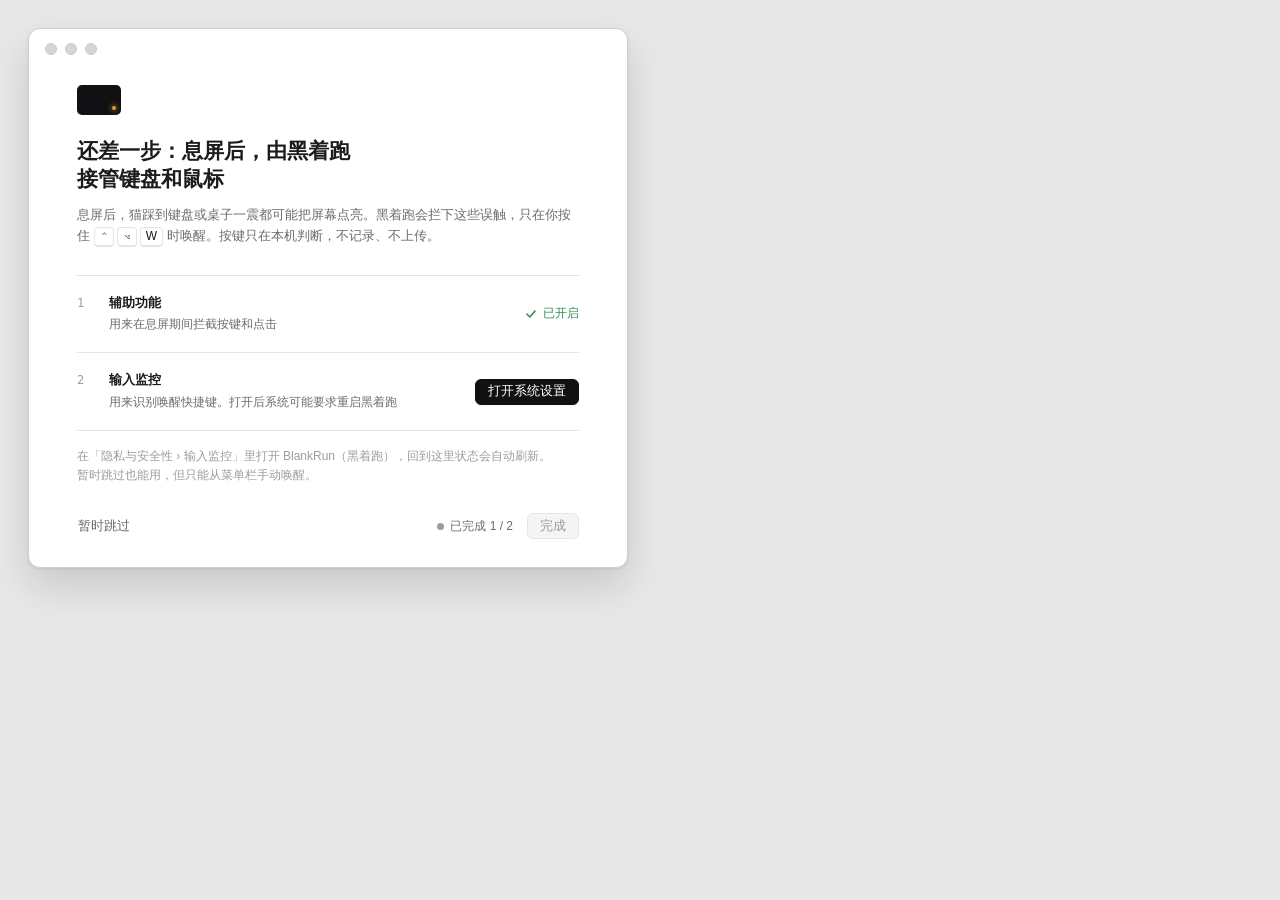
<file: design/onboarding.html>
<!doctype html>
<html lang="zh-CN"><head><meta charset="utf-8"><title>黑着跑 · 首次设置</title>
<link rel="stylesheet" href="nb.css">
<style>
.stage{padding:28px;background:var(--desk);display:inline-block}
.window{width:600px;background:var(--paper);border:1px solid var(--frame);border-radius:12px;box-shadow:var(--shadow);overflow:hidden}
.lights{display:flex;gap:8px;padding:14px 16px}
.lights i{width:12px;height:12px;border-radius:50%;background:var(--tog-off);border:1px solid var(--ctl-edge)}
.content{padding:16px 48px 0}
.mark{width:44px;height:30px;border-radius:5px;background:var(--blank);position:relative;margin-bottom:22px}
.mark::after{content:"";position:absolute;right:5px;bottom:5px;width:4px;height:4px;border-radius:50%;background:var(--standby);box-shadow:0 0 5px 1px rgba(227,155,45,.5)}
h1{font-size:21px;font-weight:600;margin:0 0 10px;line-height:1.35}
.lead{color:var(--ink2);margin:0 0 28px;line-height:1.65}
.step{display:flex;gap:16px;padding:18px 0;border-top:1px solid var(--line)}
.step:last-of-type{border-bottom:1px solid var(--line)}
.n{font:500 12px var(--mono);color:var(--ink3);width:16px;padding-top:2px}
.step .t{flex:1}
.step .t b{font-weight:600;display:block;margin-bottom:3px}
.step .t small{color:var(--ink2);font-size:12px}
.step .c{display:flex;align-items:center}
.done{display:inline-flex;align-items:center;gap:6px;font-size:12px;color:var(--ok)}
.done svg{display:block}
.note{font-size:12px;color:var(--ink3);margin:16px 0 0;line-height:1.6}
.foot{display:flex;justify-content:space-between;align-items:center;padding:28px 48px 28px}
.foot .small{color:var(--ink3)}
.wait{display:inline-flex;align-items:center;gap:6px;font-size:12px;color:var(--ink2)}
</style></head>
<body class="mac">
<div class="stage"><div class="window">
  <div class="lights"><i></i><i></i><i></i></div>
  <div class="content">
    <div class="mark" aria-hidden="true"></div>
    <h1>还差一步：息屏后，由黑着跑<br>接管键盘和鼠标</h1>
    <p class="lead">息屏后，猫踩到键盘或桌子一震都可能把屏幕点亮。黑着跑会拦下这些误触，只在你按住 <span class="keys"><span class="kbd">⌃</span><span class="kbd">⌥</span><span class="kbd">W</span></span> 时唤醒。按键只在本机判断，不记录、不上传。</p>

    <div class="step">
      <span class="n">1</span>
      <div class="t"><b>辅助功能</b><small>用来在息屏期间拦截按键和点击</small></div>
      <div class="c"><span class="done"><svg width="12" height="12" viewBox="0 0 12 12" fill="none"><path d="M2 6.2 4.8 9 10 3" stroke="currentColor" stroke-width="1.6" stroke-linecap="round" stroke-linejoin="round"/></svg>已开启</span></div>
    </div>
    <div class="step">
      <span class="n">2</span>
      <div class="t"><b>输入监控</b><small>用来识别唤醒快捷键。打开后系统可能要求重启黑着跑</small></div>
      <div class="c"><span class="btn primary">打开系统设置</span></div>
    </div>
    <p class="note">在「隐私与安全性 › 输入监控」里打开 BlankRun（黑着跑），回到这里状态会自动刷新。<br>暂时跳过也能用，但只能从菜单栏手动唤醒。</p>
  </div>
  <div class="foot">
    <span class="btn ghost" style="padding-left:0">暂时跳过</span>
    <span style="display:flex;gap:14px;align-items:center"><span class="wait"><span class="dot"></span>已完成 1 / 2</span><span class="btn dis">完成</span></span>
  </div>
</div></div>
</body></html>
</file>
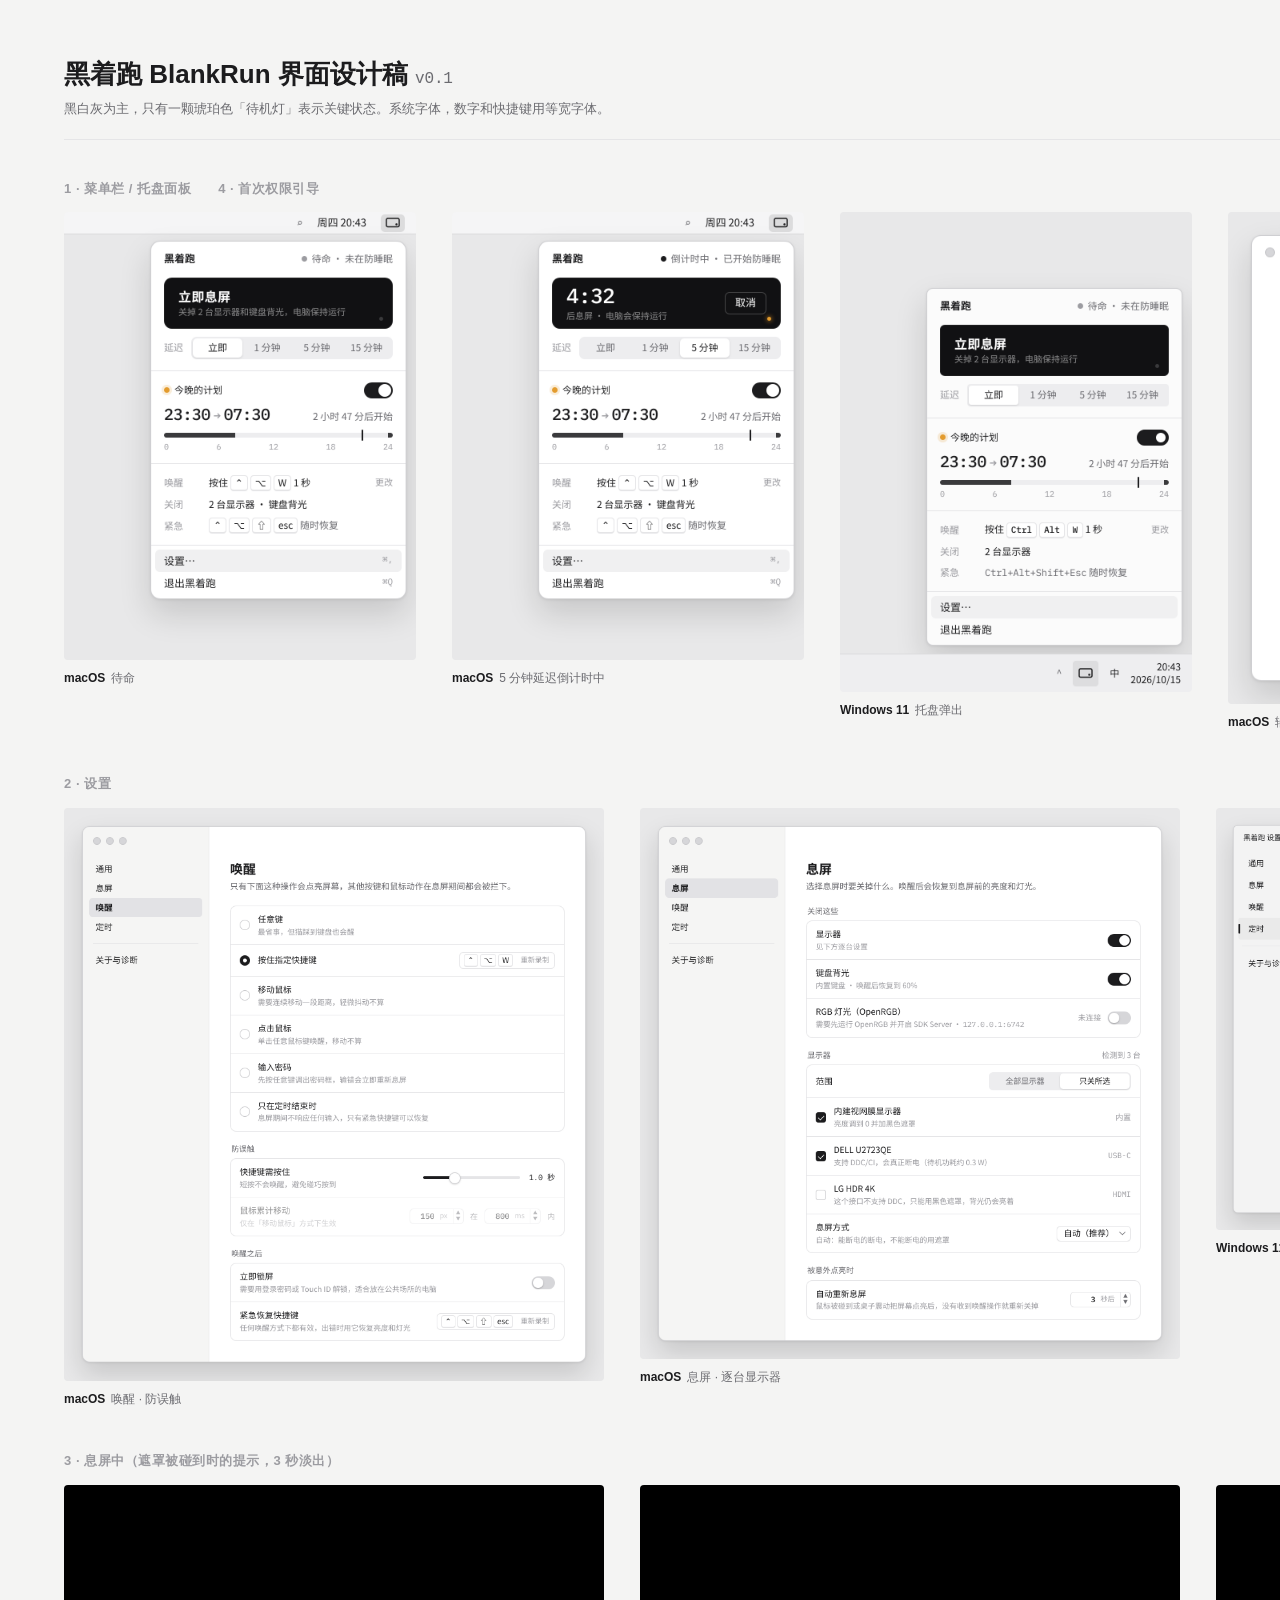
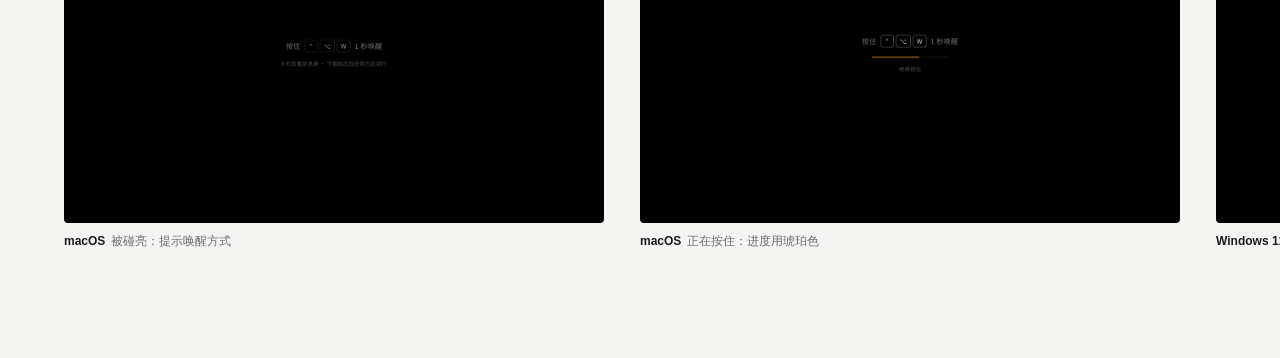
<file: design/overview.html>
<!doctype html>
<html lang="zh-CN"><head><meta charset="utf-8"><title>黑着跑 BlankRun 设计稿总览</title>
<link rel="stylesheet" href="nb.css">
<style>
body{background:var(--sheet)}
.stage{width:1800px;padding:56px 64px 64px;background:var(--sheet)}
header{display:flex;justify-content:space-between;align-items:flex-end;margin-bottom:40px;border-bottom:1px solid var(--line);padding-bottom:20px}
header h1{font-size:26px;margin:0;font-weight:600}
header p{margin:6px 0 0;color:var(--ink2)}
.legend{display:flex;gap:22px;font-size:12px;color:var(--ink2);align-items:center}
.sw{display:inline-block;width:12px;height:12px;border-radius:3px;vertical-align:-2px;margin-right:6px;border:1px solid var(--frame)}
.row{display:flex;gap:36px;align-items:flex-start;margin-bottom:44px}
figure{margin:0}
figure img{display:block;border-radius:4px}
figcaption{font-size:12px;color:var(--ink2);margin-top:10px}
figcaption b{color:var(--ink);font-weight:600;margin-right:6px}
/* 深色版：换成 *-dark.png，没有深色版的图隐藏；息屏态本身是纯黑，不区分 */
.only-dark{display:none}
@media (prefers-color-scheme: dark){ .only-dark{display:inline} p.only-dark{display:block} .only-light,.no-dark{display:none} }
h2{font-size:13px;font-weight:600;color:var(--ink3);margin:0 0 14px;letter-spacing:.04em}
</style></head>
<body>
<div class="stage">
  <header>
    <div><h1>黑着跑 BlankRun 界面设计稿<span class="only-dark">（深色）</span> <span class="num muted" style="font-weight:400;font-size:16px">v0.1</span></h1>
      <p class="only-light">黑白灰为主，只有一颗琥珀色「待机灯」表示关键状态。系统字体，数字和快捷键用等宽字体。</p>
      <p class="only-dark">深色模式：跟随系统自动切换。控件比窗口亮一级，「立即息屏」仍是一块更黑的屏幕；开关的「开」反转为浅色，琥珀色仍只留给关键状态。</p></div>
    <div class="legend">
      <span><i class="sw" style="background:var(--blank)"></i>熄屏黑 · 主操作</span>
      <span><i class="sw" style="background:var(--standby)"></i>待机琥珀 · 关键状态</span>
      <span><i class="sw" style="background:var(--ink)"></i>墨</span>
      <span><i class="sw" style="background:var(--line)"></i>线</span>
    </div>
  </header>

  <h2>1 · 菜单栏 / 托盘面板　　4 · 首次权限引导</h2>
  <div class="row">
    <figure><img src="png/popover-mac.png" width="352"><figcaption><b>macOS</b>待命</figcaption></figure>
    <figure class="no-dark"><img src="png/popover-mac-countdown.png" width="352"><figcaption><b>macOS</b>5 分钟延迟倒计时中</figcaption></figure>
    <figure><img src="png/popover-win.png" width="352"><figcaption><b>Windows 11</b>托盘弹出</figcaption></figure>
    <figure><img src="png/onboarding-mac.png" width="540"><figcaption><b>macOS</b>辅助功能已开，输入监控待授权</figcaption></figure>
  </div>

  <h2>2 · 设置</h2>
  <div class="row">
    <figure><img src="png/settings-mac-wake.png" width="540"><figcaption><b>macOS</b>唤醒 · 防误触</figcaption></figure>
    <figure><img src="png/settings-mac-blank.png" width="540"><figcaption><b>macOS</b>息屏 · 逐台显示器</figcaption></figure>
    <figure class="no-dark"><img src="png/settings-win-schedule.png" width="580"><figcaption><b>Windows 11</b>定时</figcaption></figure>
  </div>

  <h2>3 · 息屏中（遮罩被碰到时的提示，3 秒淡出）<span class="only-dark">　·　本来就是纯黑，深浅模式相同</span></h2>
  <div class="row">
    <figure><img src="png/blank-mac-hint.png" width="540"><figcaption><b>macOS</b>被碰亮：提示唤醒方式</figcaption></figure>
    <figure><img src="png/blank-mac-holding.png" width="540"><figcaption><b>macOS</b>正在按住：进度用琥珀色</figcaption></figure>
    <figure><img src="png/blank-win-hint.png" width="540"><figcaption><b>Windows 11</b>被碰亮</figcaption></figure>
  </div>
</div>
<script>
if (matchMedia('(prefers-color-scheme: dark)').matches)
  for (const img of document.querySelectorAll('.row:not(:last-of-type) figure:not(.no-dark) img')) img.src = img.getAttribute('src').replace(/\.png$/, '-dark.png');
</script>
</body></html>
</file>
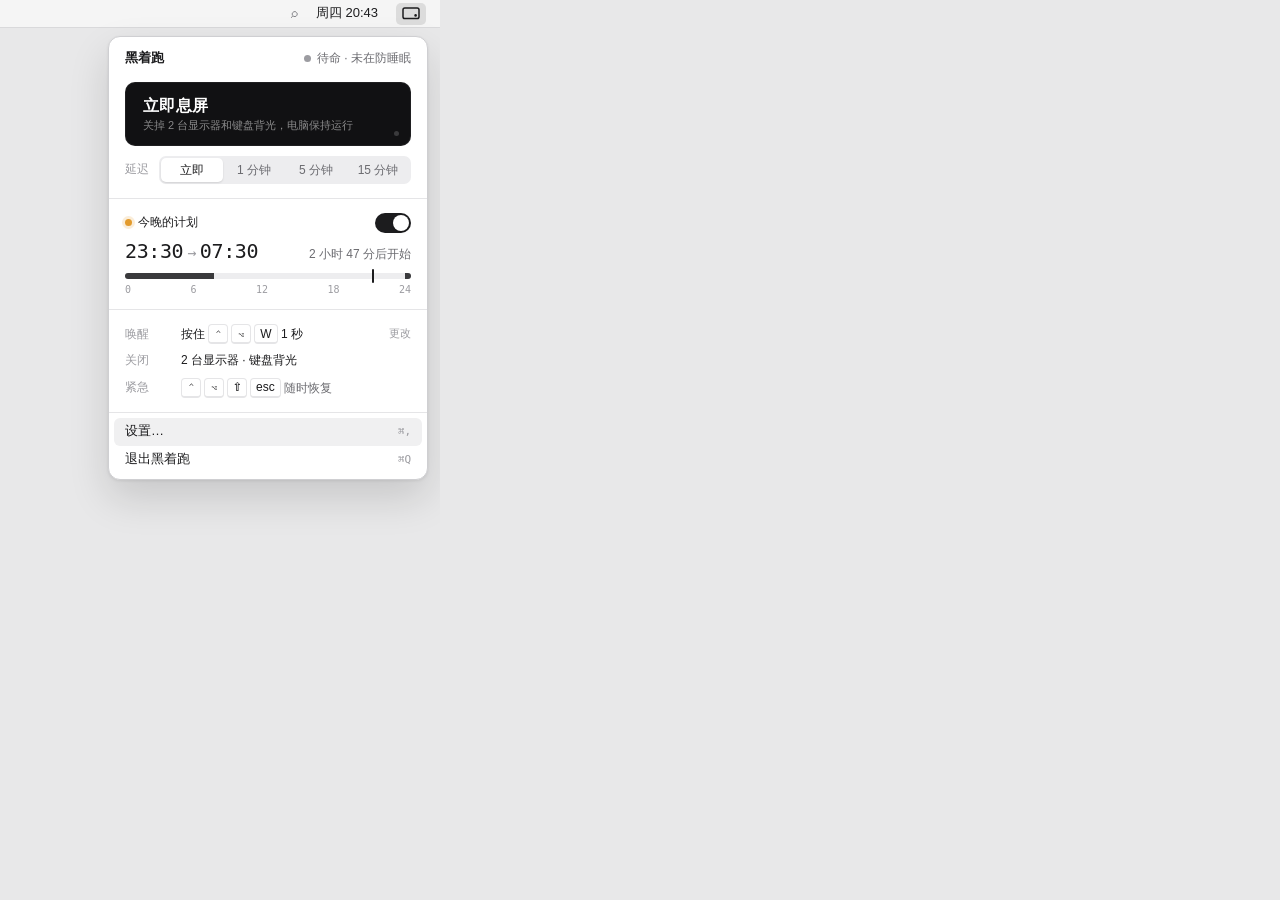
<file: design/popover.html>
<!doctype html>
<html lang="zh-CN"><head><meta charset="utf-8"><title>黑着跑 · 菜单栏面板</title>
<link rel="stylesheet" href="nb.css">
<style>
.stage{position:relative;width:440px;height:560px;overflow:hidden;background:var(--desk)}
.win .stage{height:600px}
.pop{position:absolute;right:12px;top:36px;width:320px;background:var(--paper);border:1px solid var(--frame);border-radius:12px;box-shadow:var(--shadow);overflow:hidden}
.win .pop{top:auto;bottom:58px;border-radius:8px;background:var(--card);border-color:var(--frame)}
.sec{padding:14px 16px}
.head{display:flex;align-items:center;justify-content:space-between;padding:12px 16px 0}
.head .name{font-weight:600;font-size:13px}
.state{display:flex;align-items:center;gap:6px;font-size:12px;color:var(--ink2)}
.delay{display:flex;align-items:center;gap:10px;margin-top:10px}
.delay .seg{flex:1}
.row{display:flex;align-items:center;justify-content:space-between;gap:12px}
.plan-time{font:500 20px var(--mono);letter-spacing:-.02em;margin-top:6px}
.plan-time .arrow{color:var(--ink3);font-size:15px;margin:0 4px}
.kv{display:grid;grid-template-columns:56px 1fr;row-gap:8px;font-size:12px;align-items:center}
.kv dt{color:var(--ink3)} .kv dd{margin:0;display:flex;align-items:center;gap:6px;justify-content:space-between}
.menu{padding:5px}
.menu div{display:flex;justify-content:space-between;align-items:center;height:28px;padding:0 11px;border-radius:6px}
.menu div:first-child{background:var(--hover)}
.menu .mono{color:var(--ink3);font-size:11px}
.count{font:500 26px var(--mono);letter-spacing:-.02em}
.mac .only-win,.win .only-mac{display:none!important}
body:not(.countdown) .st-count,.countdown .st-idle{display:none!important}
</style></head>
<body>
<div class="stage">
  <div class="menubar only-mac">
    <span class="muted">⌕</span><span>周四 20:43</span>
    <span class="tray"><svg width="18" height="14" viewBox="0 0 18 14" fill="none"><rect x="1" y="1" width="16" height="10.5" rx="1.8" stroke="currentColor" stroke-width="1.5"/><circle cx="13.6" cy="8.4" r="1.3" fill="currentColor"/></svg></span>
  </div>

  <div class="pop">
    <div class="head">
      <span class="name">黑着跑</span>
      <span class="state st-idle"><span class="dot"></span>待命 · 未在防睡眠</span>
      <span class="state st-count"><span class="dot" style="background:var(--ink)"></span>倒计时中 · 已开始防睡眠</span>
    </div>

    <div class="sec">
      <div class="blank-btn st-idle">
        <div><div class="label">立即息屏</div><div class="sub only-mac">关掉 2 台显示器和键盘背光，电脑保持运行</div><div class="sub only-win">关掉 2 台显示器，电脑保持运行</div></div>
        <span class="led"></span>
      </div>
      <div class="blank-btn st-count">
        <div><div class="count">4:32</div><div class="sub">后息屏 · 电脑会保持运行</div></div>
        <span class="btn" style="height:28px;background:transparent;border-color:rgba(255,255,255,.22);color:#fff;box-shadow:none">取消</span>
        <span class="led on"></span>
      </div>
      <div class="delay">
        <span class="small faint">延迟</span>
        <div class="seg st-idle"><span class="on">立即</span><span>1 分钟</span><span>5 分钟</span><span>15 分钟</span></div>
        <div class="seg st-count"><span>立即</span><span>1 分钟</span><span class="on">5 分钟</span><span>15 分钟</span></div>
      </div>
    </div>
    <hr>

    <div class="sec">
      <div class="row">
        <span class="small" style="display:flex;align-items:center;gap:6px"><span class="dot standby"></span>今晚的计划</span>
        <span class="toggle on"></span>
      </div>
      <div class="row" style="align-items:baseline">
        <div class="plan-time">23:30<span class="arrow">→</span>07:30</div>
        <span class="small muted">2 小时 47 分后开始</span>
      </div>
      <div class="track" style="margin-top:10px">
        <span class="band" style="left:97.9%;right:0;border-radius:0 3px 3px 0"></span>
        <span class="band" style="left:0;width:31.25%;border-radius:3px 0 0 3px"></span>
        <span class="now" style="left:86.3%"></span>
      </div>
      <div class="track-labels"><span>0</span><span>6</span><span>12</span><span>18</span><span>24</span></div>
    </div>
    <hr>

    <div class="sec">
      <dl class="kv" style="margin:0">
        <dt>唤醒</dt>
        <dd><span>按住 <span class="keys only-mac"><span class="kbd">⌃</span><span class="kbd">⌥</span><span class="kbd">W</span></span><span class="keys only-win"><span class="kbd">Ctrl</span><span class="kbd">Alt</span><span class="kbd">W</span></span> 1 秒</span><span class="faint xs">更改</span></dd>
        <dt>关闭</dt>
        <dd><span class="only-mac">2 台显示器 · 键盘背光</span><span class="only-win">2 台显示器</span></dd>
        <dt>紧急</dt>
        <dd><span class="muted"><span class="keys only-mac"><span class="kbd">⌃</span><span class="kbd">⌥</span><span class="kbd">⇧</span><span class="kbd">esc</span></span><span class="mono only-win">Ctrl+Alt+Shift+Esc</span>&nbsp;随时恢复</span></dd>
      </dl>
    </div>
    <hr>

    <div class="menu">
      <div><span>设置…</span><span class="mono only-mac">⌘,</span></div>
      <div><span>退出黑着跑</span><span class="mono only-mac">⌘Q</span></div>
    </div>
  </div>

  <div class="taskbar only-win">
    <span class="muted">^</span>
    <span class="tray"><svg width="18" height="14" viewBox="0 0 18 14" fill="none"><rect x="1" y="1" width="16" height="10.5" rx="1.8" stroke="currentColor" stroke-width="1.5"/><circle cx="13.6" cy="8.4" r="1.3" fill="currentColor"/></svg></span>
    <span>中</span>
    <span class="clock">20:43<br>2026/10/15</span>
  </div>
</div>
<script>
const q=new URLSearchParams(location.search);
document.body.classList.add(q.get('p')||'mac'); if(q.get('state')) document.body.classList.add(q.get('state'));
</script>
</body></html>
</file>
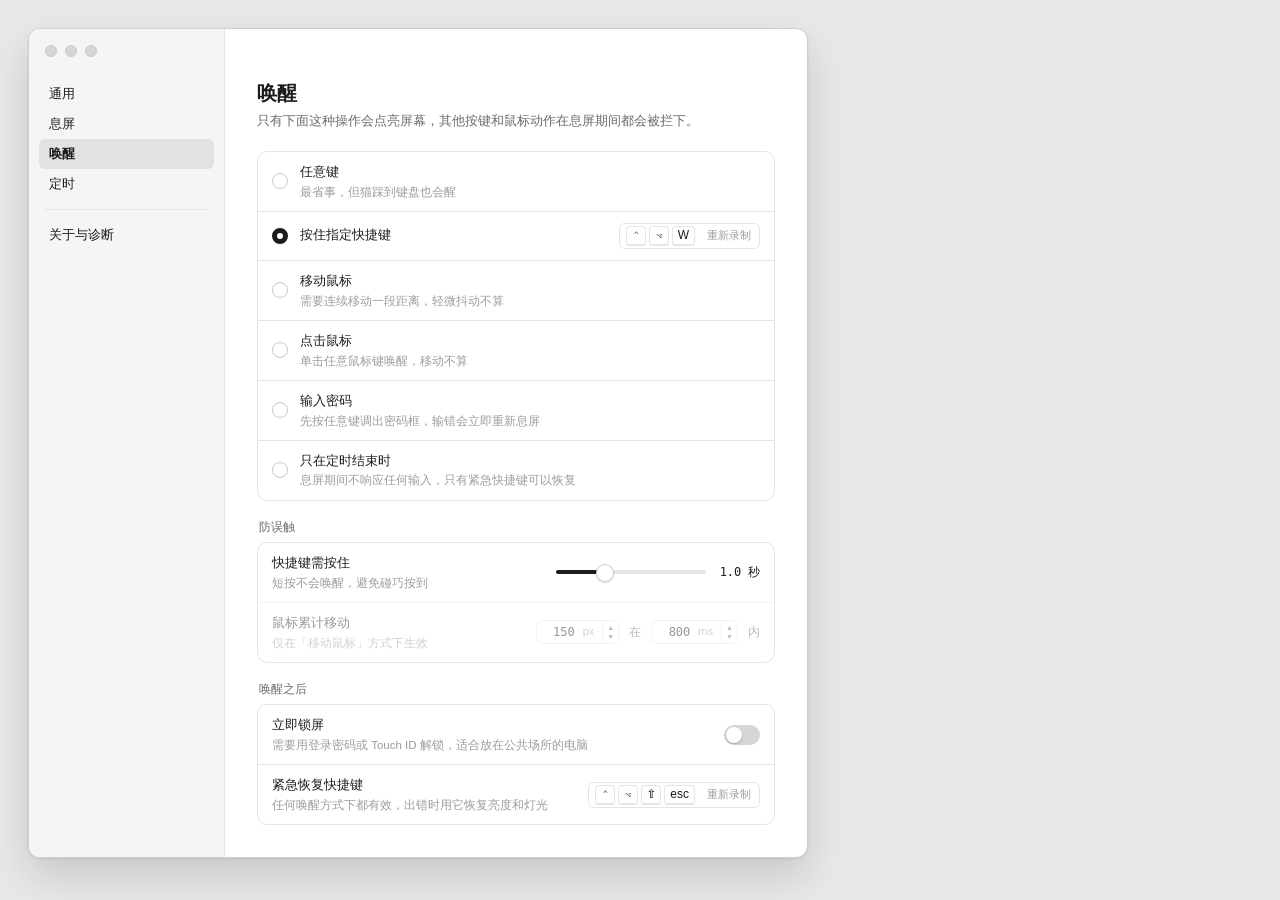
<file: design/settings.html>
<!doctype html>
<html lang="zh-CN"><head><meta charset="utf-8"><title>黑着跑 设置</title>
<link rel="stylesheet" href="nb.css">
<style>
.stage{padding:28px;background:var(--desk);display:inline-block}
.window{width:780px;min-height:600px;display:flex;background:var(--paper);border:1px solid var(--frame);border-radius:12px;overflow:hidden;box-shadow:var(--shadow)}
.side{width:196px;flex:none;background:var(--win);border-right:1px solid var(--line);padding:14px 10px}
.lights{display:flex;gap:8px;padding:2px 6px 22px}
.lights i{width:12px;height:12px;border-radius:50%;background:var(--tog-off);border:1px solid var(--ctl-edge)}
.nav a{display:block;height:30px;line-height:30px;padding:0 10px;border-radius:6px;color:var(--ink);text-decoration:none}
.nav a.on{background:var(--nav-on);font-weight:600}
.nav .sep{height:1px;background:var(--line);margin:10px 6px}
.side .ver{position:absolute}
.main{flex:1;padding:44px 32px 32px}
.main h1{font-size:20px;font-weight:600;margin:6px 0 4px}
.main .lead{color:var(--ink2);margin:0 0 20px}
.group-label{font-size:12px;color:var(--ink2);margin:18px 0 6px 2px;display:flex;justify-content:space-between}
.group{border:1px solid var(--line);border-radius:10px;background:var(--group)}
.r{display:flex;align-items:center;justify-content:space-between;gap:20px;padding:11px 14px;min-height:46px}
.r + .r{border-top:1px solid var(--line)}
.r .t{display:flex;flex-direction:column;gap:2px;min-width:0}
.r .t small{font-size:11.5px;color:var(--ink3);line-height:1.4}
.r .c{display:flex;align-items:center;gap:10px;flex:none}
.r.sub{padding-left:42px}
.r.indent .t{padding-left:28px}
.r .lead-ic{display:flex;align-items:center;gap:12px}
.dim{opacity:.45}
.days{display:flex;gap:6px}
.days span{width:30px;height:30px;border-radius:50%;display:flex;align-items:center;justify-content:center;border:1px solid var(--line);color:var(--ink2);font-size:12px}
.days span.on{background:var(--ink);border-color:var(--ink);color:var(--on-ink)}
.time{font:500 13px var(--mono);height:26px;display:inline-flex;align-items:center;padding:0 10px;border:1px solid var(--line);border-radius:6px;background:var(--ctl)}
.big-time{font:500 30px var(--mono);letter-spacing:-.02em}
.big-time .tf{border-bottom:1.5px dashed var(--ctl-edge);padding:0 2px;cursor:text}
.big-time .a{color:var(--ink3);font-size:20px;margin:0 8px}
.status{display:inline-flex;align-items:center;gap:6px;font-size:12px}
.mac .only-win,.win .only-mac{display:none!important}
section{display:none} section.on{display:block}

/* Windows 11：Mica 底 + 行卡片 + 左侧导航指示条 */
.win .window{width:900px;min-height:640px;border-radius:8px;flex-direction:column;background:var(--win);border-color:var(--frame)}
.win .titlebar{height:40px;flex:none;display:flex;align-items:center;justify-content:space-between;padding-left:16px;font-size:12px}
.win .caption{display:flex}
.win .caption span{width:46px;height:40px;display:flex;align-items:center;justify-content:center;color:var(--ink2);font-size:13px}
.win .body{flex:1;display:flex;min-height:0}
.win .side{width:240px;background:transparent;border:0;padding:4px 8px}
.win .nav a{height:36px;line-height:36px;border-radius:4px;padding-left:16px;position:relative}
.win .nav a.on{background:var(--nav-on);font-weight:400}
.win .nav a.on::before{content:"";position:absolute;left:0;top:10px;bottom:10px;width:3px;border-radius:2px;background:var(--ink)}
.win .main{padding:8px 40px 28px 20px}
.win .main h1{font-size:28px;margin:4px 0 4px}
.win .group{border:0;background:transparent;display:flex;flex-direction:column;gap:3px}
.win .r{background:var(--card);border:1px solid var(--card-edge);border-radius:4px;min-height:62px;padding:12px 16px}
.win .r + .r{border-top:1px solid var(--card-edge)}
.win .group-label .faint{font-weight:400}
.win .group-label{font-weight:600;color:var(--ink);font-size:13px;margin:20px 0 8px 0}
.win .time{height:32px;border-radius:4px}
</style></head>
<body>
<div class="stage"><div class="window">
<div class="titlebar only-win"><span>黑着跑 设置</span><span class="caption"><span>—</span><span>☐</span><span>✕</span></span></div>
<div class="body" style="display:flex;flex:1;min-height:0">
  <aside class="side">
    <div class="lights only-mac"><i></i><i></i><i></i></div>
    <nav class="nav">
      <a href="#general">通用</a>
      <a href="#blank">息屏</a>
      <a href="#wake">唤醒</a>
      <a href="#schedule">定时</a>
      <div class="sep"></div>
      <a href="#about">关于与诊断</a>
    </nav>
  </aside>

  <main class="main">

  <!-- 通用 -->
  <section id="general">
    <h1>通用</h1>
    <p class="lead">黑着跑常驻在<span class="only-mac">菜单栏</span><span class="only-win">任务栏通知区域</span>，息屏期间始终阻止系统睡眠。</p>
    <div class="group">
      <div class="r"><div class="t"><span class="only-mac">登录时启动</span><span class="only-win">开机时启动</span><small>开机后自动在后台运行，定时计划才能按时生效</small></div><div class="c"><span class="toggle on"></span></div></div>
      <div class="r"><div class="t">语言</div><div class="c"><span class="select">跟随系统（简体中文）</span></div></div>
      <div class="r"><div class="t">立即息屏快捷键<small>不打开面板，直接开始息屏</small></div><div class="c"><span class="recorder"><span class="keys only-mac"><span class="kbd">⌃</span><span class="kbd">⌥</span><span class="kbd">B</span></span><span class="keys only-win"><span class="kbd">Ctrl</span><span class="kbd">Alt</span><span class="kbd">B</span></span><span class="x">清除</span></span></div></div>
    </div>
    <div class="group-label"><span>防睡眠</span></div>
    <div class="group">
      <div class="r"><div class="t">息屏期间保持电脑运行<small>下载、编译、远程连接和后台任务都不会被暂停</small></div><div class="c"><span class="status muted"><span class="dot ok"></span>始终开启</span></div></div>
      <div class="r only-mac"><div class="t">接通电源时才防睡眠<small>使用电池时照常让系统睡眠，避免一夜把电量耗光</small></div><div class="c"><span class="toggle"></span></div></div>
      <div class="r only-win"><div class="t">这台电脑支持现代待机（S0）<small>关掉屏幕可能让系统进入低功耗状态，已自动改用黑色遮罩息屏</small></div><div class="c"><span class="btn">了解详情</span></div></div>
    </div>
    <div class="group-label"><span>配置文件</span></div>
    <div class="group">
      <div class="r"><div class="t"><span class="mono xs only-mac" style="white-space:nowrap">~/Library/Application Support/com.cosfoc.blankrun/config.toml</span><span class="mono xs only-win" style="white-space:nowrap">%APPDATA%\com.cosfoc.blankrun\config.toml</span><small>和这里的设置实时同步，可以直接编辑</small></div><div class="c"><span class="btn"><span class="only-mac">在访达中显示</span><span class="only-win">在资源管理器中显示</span></span></div></div>
    </div>
  </section>

  <!-- 息屏 -->
  <section id="blank">
    <h1>息屏</h1>
    <p class="lead">选择息屏时要关掉什么。唤醒后会恢复到息屏前的亮度和灯光。</p>
    <div class="group-label"><span>关闭这些</span></div>
    <div class="group">
      <div class="r"><div class="t">显示器<small>见下方逐台设置</small></div><div class="c"><span class="toggle on"></span></div></div>
      <div class="r"><div class="t"><span class="only-mac">键盘背光</span><span class="only-win">键盘背光（笔记本）</span><small class="only-mac">内置键盘 · 唤醒后恢复到 60%</small><small class="only-win">未识别到这台电脑的背光接口，厂商插件会在后续版本提供</small></div><div class="c"><span class="toggle on only-mac"></span><span class="toggle dis only-win"></span></div></div>
      <div class="r"><div class="t">RGB 灯光（OpenRGB）<small>需要先运行 OpenRGB 并开启 SDK Server · <span class="mono">127.0.0.1:6742</span></small></div><div class="c"><span class="faint small">未连接</span><span class="toggle"></span></div></div>
    </div>
    <div class="group-label"><span>显示器</span><span class="faint">检测到 3 台</span></div>
    <div class="group">
      <div class="r"><div class="t">范围</div><div class="c"><div class="seg" style="width:220px"><span>全部显示器</span><span class="on">只关所选</span></div></div></div>
      <div class="r"><div class="lead-ic"><span class="check on"></span><div class="t"><span class="only-mac">内建视网膜显示器</span><span class="only-win">内置显示器 · 14 英寸</span><small>亮度调到 0 并加黑色遮罩</small></div></div><div class="c"><span class="faint small">内置</span></div></div>
      <div class="r"><div class="lead-ic"><span class="check on"></span><div class="t">DELL U2723QE<small>支持 DDC/CI，会真正断电（待机功耗约 0.3 W）</small></div></div><div class="c"><span class="faint small mono">USB-C</span></div></div>
      <div class="r"><div class="lead-ic"><span class="check"></span><div class="t">LG HDR 4K<small class="only-mac">这个接口不支持 DDC，只能用黑色遮罩，背光仍会亮着</small><small class="only-win">DDC/CI 没有响应（可能在显示器菜单里关掉了），只能用黑色遮罩</small></div></div><div class="c"><span class="faint small mono">HDMI</span></div></div>
      <div class="r"><div class="t">息屏方式<small>自动：能断电的断电，不能断电的用遮罩</small></div><div class="c"><span class="select">自动（推荐）</span></div></div>
    </div>
    <div class="group-label"><span>被意外点亮时</span></div>
    <div class="group">
      <div class="r"><div class="t">自动重新息屏<small>鼠标被碰到或桌子震动把屏幕点亮后，没有收到唤醒操作就重新关掉</small></div><div class="c"><span class="field"><b>3</b><i>秒后</i><span class="step"><span>▲</span><span>▼</span></span></span></div></div>
    </div>
  </section>

  <!-- 唤醒 -->
  <section id="wake">
    <h1>唤醒</h1>
    <p class="lead">只有下面这种操作会点亮屏幕，其他按键和鼠标动作在息屏期间都会被拦下。</p>
    <div class="group">
      <div class="r"><div class="lead-ic"><span class="radio"></span><div class="t">任意键<small>最省事，但猫踩到键盘也会醒</small></div></div></div>
      <div class="r"><div class="lead-ic"><span class="radio on"></span><div class="t">按住指定快捷键</div></div><div class="c"><span class="recorder"><span class="keys only-mac"><span class="kbd">⌃</span><span class="kbd">⌥</span><span class="kbd">W</span></span><span class="keys only-win"><span class="kbd">Ctrl</span><span class="kbd">Alt</span><span class="kbd">W</span></span><span class="x">重新录制</span></span></div></div>
      <div class="r"><div class="lead-ic"><span class="radio"></span><div class="t">移动鼠标<small>需要连续移动一段距离，轻微抖动不算</small></div></div></div>
      <div class="r"><div class="lead-ic"><span class="radio"></span><div class="t">点击鼠标<small>单击任意鼠标键唤醒，移动不算</small></div></div></div>
      <div class="r"><div class="lead-ic"><span class="radio"></span><div class="t">输入密码<small>先按任意键调出密码框，输错会立即重新息屏</small></div></div></div>
      <div class="r"><div class="lead-ic"><span class="radio"></span><div class="t">只在定时结束时<small>息屏期间不响应任何输入，只有紧急快捷键可以恢复</small></div></div></div>
    </div>
    <div class="group-label"><span>防误触</span></div>
    <div class="group">
      <div class="r"><div class="t">快捷键需按住<small>短按不会唤醒，避免碰巧按到</small></div><div class="c"><span class="slider"><span style="width:33%"></span></span><span class="num small" style="width:44px;text-align:right">1.0 秒</span></div></div>
      <div class="r dim"><div class="t">鼠标累计移动<small>仅在「移动鼠标」方式下生效</small></div><div class="c"><span class="field"><b>150</b><i>px</i><span class="step"><span>▲</span><span>▼</span></span></span><span class="small muted">在</span><span class="field"><b>800</b><i>ms</i><span class="step"><span>▲</span><span>▼</span></span></span><span class="small muted">内</span></div></div>
    </div>
    <div class="group-label"><span>唤醒之后</span></div>
    <div class="group">
      <div class="r"><div class="t">立即锁屏<small>需要用<span class="only-mac">登录密码或 Touch ID</span><span class="only-win"> Windows Hello 或 PIN</span> 解锁，适合放在公共场所的电脑</small></div><div class="c"><span class="toggle"></span></div></div>
      <div class="r"><div class="t">紧急恢复快捷键<small>任何唤醒方式下都有效，出错时用它恢复亮度和灯光</small></div><div class="c"><span class="recorder"><span class="keys only-mac"><span class="kbd">⌃</span><span class="kbd">⌥</span><span class="kbd">⇧</span><span class="kbd">esc</span></span><span class="keys only-win"><span class="kbd">Ctrl</span><span class="kbd">Alt</span><span class="kbd">Shift</span><span class="kbd">Esc</span></span><span class="x">重新录制</span></span></div></div>
    </div>
  </section>

  <!-- 定时 -->
  <section id="schedule">
    <h1>定时</h1>
    <p class="lead">到点自动息屏，到点自动唤醒。期间手动唤醒后，本次计划就结束了。</p>
    <div class="group">
      <div class="r"><div class="t"><span style="display:flex;align-items:center;gap:7px"><span class="dot standby"></span>按计划自动息屏</span><small>下次：今晚 23:30 开始，明早 07:30 结束</small></div><div class="c"><span class="toggle on"></span></div></div>
      <div class="r" style="flex-direction:column;align-items:stretch;gap:14px;padding:18px 14px 16px">
        <div style="display:flex;align-items:center;justify-content:space-between">
          <div class="big-time"><span class="tf">23:30</span><span class="a">→</span><span class="tf">07:30</span></div>
          <span class="small muted">次日结束 · 共 8 小时</span>
        </div>
        <div>
          <div class="track"><span class="band" style="left:97.9%;right:0;border-radius:0 3px 3px 0"></span><span class="band" style="left:0;width:31.25%;border-radius:3px 0 0 3px"></span><span class="now" style="left:86.3%"></span></div>
          <div class="track-labels"><span>00:00</span><span>06:00</span><span>12:00</span><span>18:00</span><span>24:00</span></div>
        </div>
      </div>
      <div class="r"><div class="t">重复<small>周五晚开始的会在周六早上结束</small></div><div class="c"><div class="days"><span class="on">一</span><span class="on">二</span><span class="on">三</span><span class="on">四</span><span class="on">五</span><span>六</span><span>日</span></div></div></div>
    </div>
    <div class="group-label"><span>计划开始前</span></div>
    <div class="group">
      <div class="r"><div class="t">提前提醒<small>弹出通知，可以推迟 30 分钟或跳过今晚</small></div><div class="c"><span class="select">提前 5 分钟</span></div></div>
      <div class="r"><div class="t">有程序在全屏播放视频时跳过<small>例如在看电影时不打断</small></div><div class="c"><span class="toggle on"></span></div></div>
    </div>
  </section>

  <!-- 关于与诊断 -->
  <section id="about">
    <div style="display:flex;align-items:flex-end;justify-content:space-between;margin:6px 0 20px">
      <div><h1 style="margin:0">黑着跑 BlankRun <span class="num muted" style="font-weight:400;font-size:15px">0.1.0</span></h1><div class="small muted" style="margin-top:4px">构建于 2026-10-17 · 已是最新版本 · 开源（MIT）</div></div>
      <span class="btn">检查更新</span>
    </div>
    <div class="group-label only-mac"><span>权限</span></div>
    <div class="group only-mac">
      <div class="r"><div class="t">辅助功能<small>用来在息屏期间拦截按键和点击</small></div><div class="c"><span class="status"><span class="dot ok"></span>已授权</span></div></div>
      <div class="r"><div class="t">输入监控<small>用来识别唤醒快捷键。未授权时只能从菜单栏手动唤醒</small></div><div class="c"><span class="status" style="color:var(--bad)"><span class="dot bad"></span>未授权</span><span class="btn primary">打开系统设置</span></div></div>
    </div>
    <div class="group-label"><span>这台电脑能做到什么</span></div>
    <div class="group">
      <div class="r"><div class="t">防止系统睡眠<small class="mono only-mac">IOPMAssertion · PreventUserIdleSystemSleep</small><small class="mono only-win">SetThreadExecutionState · ES_SYSTEM_REQUIRED</small></div><div class="c"><span class="status"><span class="dot ok"></span>正常</span></div></div>
      <div class="r only-mac"><div class="t">键盘背光<small>CoreBrightness · 系统更新后可能失效，失效时只关屏幕</small></div><div class="c"><span class="status"><span class="dot ok"></span>可用</span></div></div>
      <div class="r only-win"><div class="t">输入钩子<small>WH_KEYBOARD_LL / WH_MOUSE_LL · 无需管理员权限</small></div><div class="c"><span class="status"><span class="dot ok"></span>正常</span></div></div>
      <div class="r only-win"><div class="t">现代待机（S0）<small>这台电脑关屏后可能自动进入低功耗状态，已改用遮罩息屏来规避</small></div><div class="c"><span class="status muted"><span class="dot"></span>已规避</span></div></div>
      <div class="r"><div class="t">显示器断电（DDC/CI）<small>DELL U2723QE 支持；LG HDR 4K <span class="only-mac">接在 HDMI 上不支持</span><span class="only-win">没有响应</span>，改用遮罩</small></div><div class="c"><span class="status"><span class="dot ok"></span>1 / 2 台外接</span></div></div>
      <div class="r"><div class="t">OpenRGB<small class="mono">127.0.0.1:6742 · 连接被拒绝</small></div><div class="c"><span class="status muted"><span class="dot"></span>未连接</span></div></div>
    </div>
    <div class="group-label"><span>上次息屏</span></div>
    <div class="group">
      <div class="r"><div class="t"><span class="num">昨天 23:30 – 今天 07:30</span><small>期间屏幕被意外点亮 2 次，都在 3 秒内重新息屏；系统没有睡眠</small></div><div class="c"><span class="btn">导出诊断信息</span></div></div>
    </div>
  </section>

  </main>
</div>
</div></div>
<script>
const q=new URLSearchParams(location.search);
document.body.classList.add(q.get('p')||'mac');
function show(){const id=(location.hash||'#wake').slice(1);
  document.querySelectorAll('section').forEach(s=>s.classList.toggle('on',s.id===id));
  document.querySelectorAll('.nav a').forEach(a=>a.classList.toggle('on',a.getAttribute('href')==='#'+id));}
addEventListener('hashchange',show);show();
</script>
</body></html>
</file>
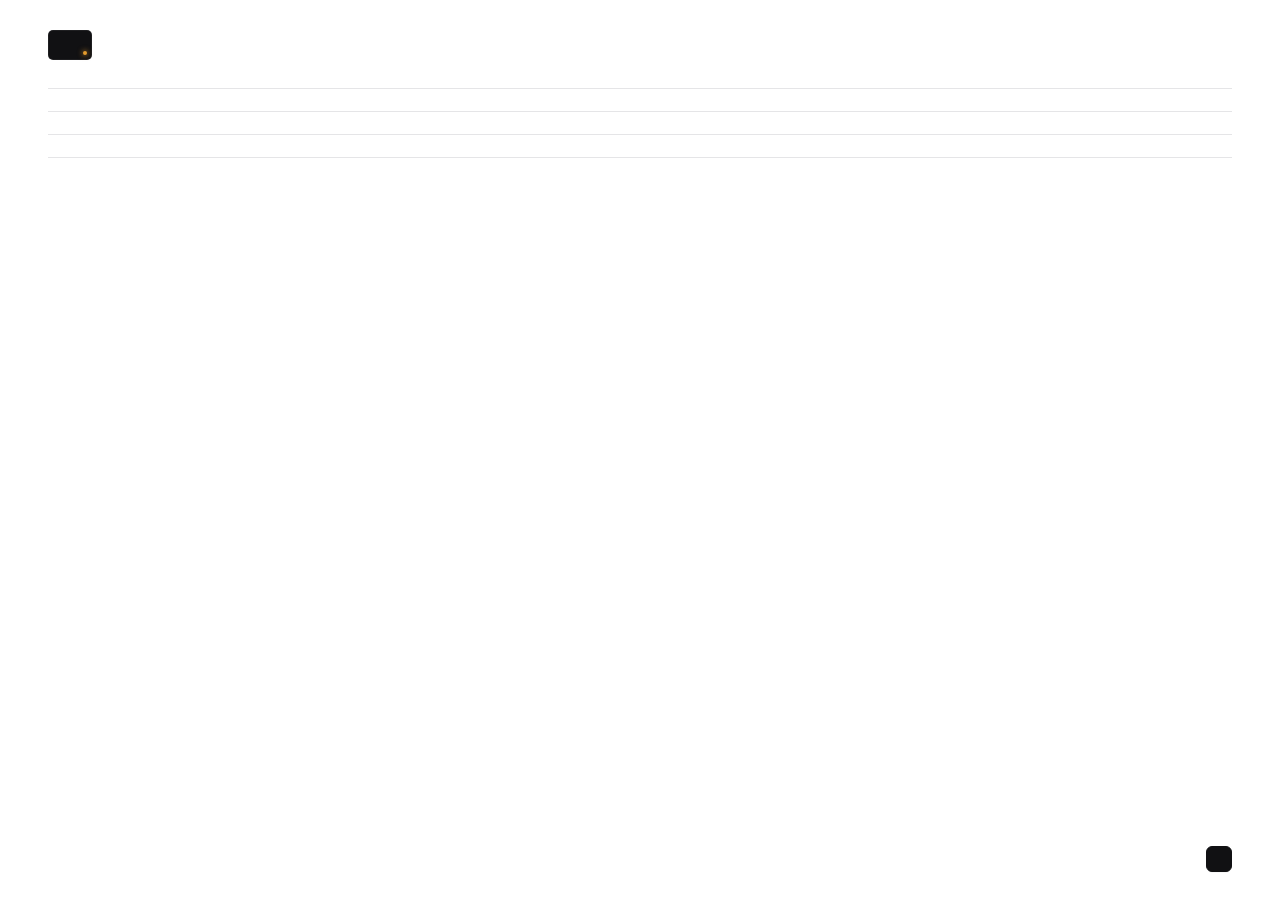
<file: ui/onboarding.html>
<!doctype html>
<html lang="en"><head><meta charset="utf-8"><title data-i18n="title.onboarding">BlankRun</title>
<script src="theme.js"></script><link rel="stylesheet" href="nb.css"><link rel="stylesheet" href="onboarding.css">
</head>
<body>
<!-- 首次使用引导：欢迎 → 权限 → 显示器 → 唤醒 → 试一下 → 完成。只有用户点「关屏 5 秒试试」才会息屏 -->
<div class="window">
  <div class="content">
    <!-- 1 欢迎 -->
    <div class="page" data-step="welcome">
      <div class="mark" aria-hidden="true"></div>
      <h1 data-i18n="ob.welcome"></h1>
      <p class="lead"><b class="key-line" data-i18n="ob.s1_key"></b> <span data-i18n="ob.welcome_lead"></span></p>
      <dl class="tips">
        <div><dt data-i18n="ob.t_blank"></dt><dd><span data-i18n="ob.t_blank_a"></span><span class="keys" id="blankKeys"></span></dd></div>
        <div><dt data-i18n="ob.t_sched"></dt><dd data-i18n="ob.t_sched_a"></dd></div>
        <div><dt data-i18n="ob.t_where"></dt><dd data-i18n="ob.t_where_a"></dd></div>
      </dl>
    </div>

    <!-- 2 权限 -->
    <div class="page" data-step="perm" hidden>
      <h1 data-i18n="ob.perm_h"></h1>
      <p class="lead" data-i18n="ob.perm_lead"></p>
      <div id="permMac" hidden>
        <div class="step">
          <span class="n">1</span>
          <div class="t"><b data-i18n="a.ax"></b><small data-i18n="a.ax_note"></small></div>
          <div class="c" id="s1"></div>
        </div>
        <div class="step">
          <span class="n">2</span>
          <div class="t"><b data-i18n="a.in"></b><small data-i18n="ob.in_note"></small></div>
          <div class="c" id="s2"></div>
        </div>
        <p class="note nl" id="permNote" data-i18n="ob.note"></p>
      </div>
      <p class="note" id="permNone" hidden data-i18n="ob.perm_none"></p>
    </div>

    <!-- 3 显示器 -->
    <div class="page" data-step="displays" hidden>
      <h1 data-i18n="ob.disp_h"></h1>
      <p class="lead" data-i18n="ob.disp_lead"></p>
      <div id="mons"><p class="note" data-i18n="ob.disp_none"></p></div>
    </div>

    <!-- 4 唤醒 -->
    <div class="page" data-step="wake" hidden>
      <h1 data-i18n="ob.wake_h"></h1>
      <p class="lead" data-i18n="ob.wake_lead"></p>
      <dl class="tips">
        <div><dt data-i18n="ob.wake_method"></dt><dd><span class="select"><select id="wakeSel"></select></span><span class="hold" id="wakeHold"></span></dd></div>
        <div><dt data-i18n="ob.blank_key"></dt><dd><span class="keys" id="blankKeys2"></span></dd></div>
        <div><dt data-i18n="ob.em_key"></dt><dd><span class="keys" id="emKeys"></span><small class="dd-note" data-i18n="ob.em_note"></small></dd></div>
      </dl>
      <p class="note"><span data-i18n="ob.keys_note"></span> <button class="link" id="openWake" data-i18n="p.change"></button></p>
    </div>

    <!-- 5 试一下 -->
    <div class="page" data-step="try" hidden>
      <h1 data-i18n="ob.try_h"></h1>
      <p class="lead" data-i18n="ob.try_lead"></p>
      <div class="warn" data-i18n="ob.try_warn"></div>
      <div class="try-row"><button class="btn primary" id="tryBtn" data-i18n="ob.try_btn"></button><span class="wait" id="tryWait" hidden><span class="dot standby"></span><span data-i18n="ob.try_running"></span></span></div>
      <div id="tryAsk" hidden>
        <h2 data-i18n="ob.try_q"></h2>
        <div class="try-row"><button class="btn" id="tryYes" data-i18n="ob.try_yes"></button><button class="btn" id="tryNo" data-i18n="ob.try_no"></button></div>
        <p class="note" id="tryAns"></p>
      </div>
    </div>

    <!-- 6 完成 -->
    <div class="page" data-step="done" hidden>
      <div class="mark" aria-hidden="true"></div>
      <h1 data-i18n="ob.done_h"></h1>
      <p class="lead" data-i18n="ob.done_lead"></p>
      <dl class="tips">
        <div><dt data-i18n="ob.t_blank"></dt><dd><span class="keys" id="blankKeys3"></span></dd></div>
        <div><dt data-i18n="ob.t_wake"></dt><dd id="wakeSum"></dd></div>
        <div><dt data-i18n="ob.em_key"></dt><dd><span class="keys" id="emKeys2"></span></dd></div>
      </dl>
    </div>
  </div>
  <div class="foot">
    <span class="foot-l"><button class="btn ghost skip" id="back" data-i18n="ob.back"></button><span class="num faint xs" id="stepNo"></span></span>
    <span class="foot-r"><button class="btn ghost" id="skip" hidden></button><button class="btn primary" id="next" data-i18n="ob.next"></button></span>
  </div>
</div>
<script src="common.js"></script>
<script src="onboarding.js"></script>
</body></html>
</file>
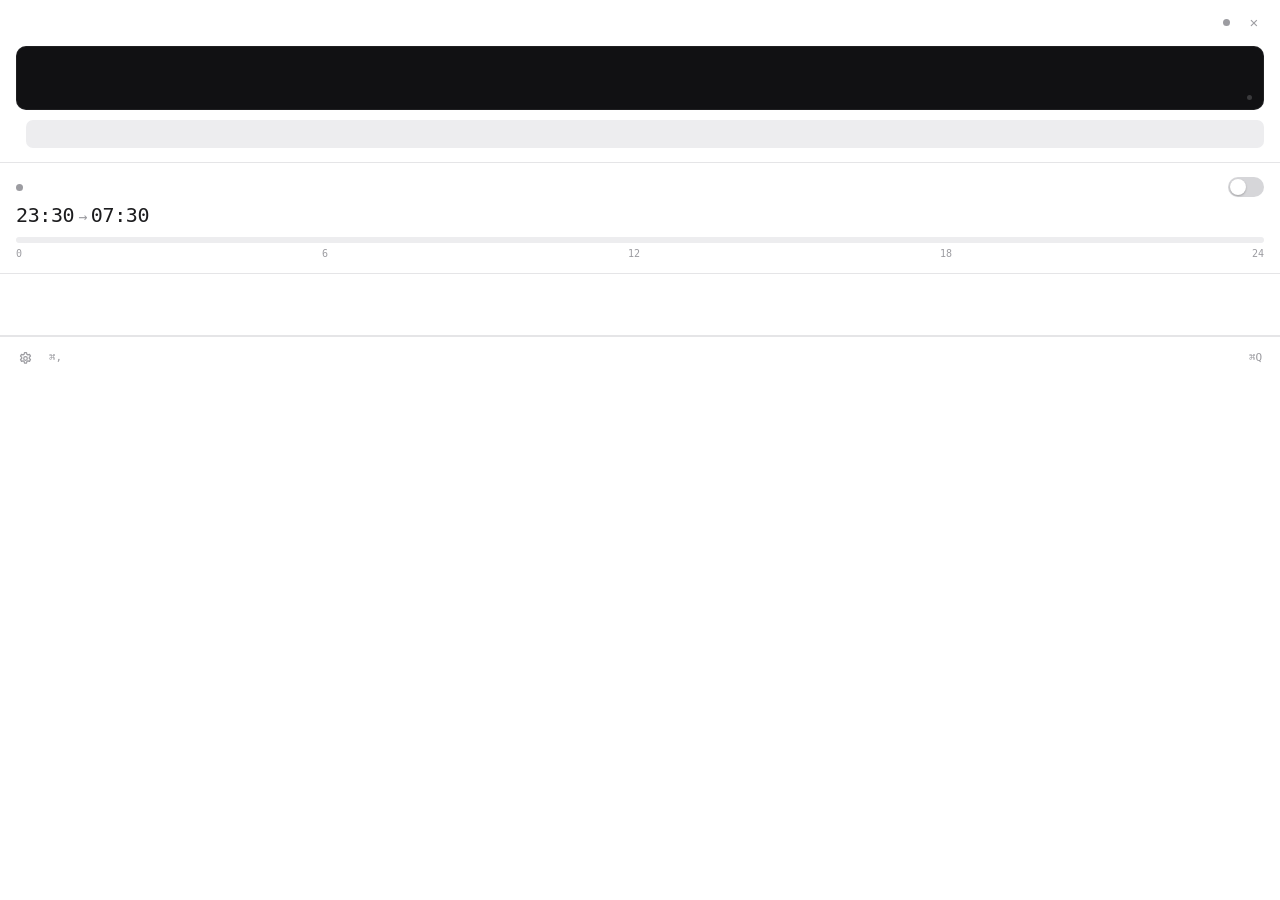
<file: ui/popover.html>
<!doctype html>
<html lang="en"><head><meta charset="utf-8"><title data-i18n="title.popover">BlankRun</title>
<script src="theme.js"></script><link rel="stylesheet" href="nb.css"><link rel="stylesheet" href="popover.css">
</head>
<body>
<div class="pop">
  <div class="head">
    <span class="name" data-i18n="app.name"></span>
    <span class="head-r"><span class="state"><span class="dot" id="stDot"></span><span id="stText"></span></span><button class="close" id="closeBtn" data-i18n-aria="p.close">×</button></span>
  </div>

  <div class="sec">
    <button class="blank-btn" id="blankBtn">
      <div><div class="label" id="blankLabel" data-i18n="p.blank_now"></div><div class="sub" id="blankSub"></div></div>
      <span class="led"></span>
    </button>
    <div class="blank-btn counting" id="countBox" hidden>
      <div><div class="count num" id="count">0:00</div><div class="sub" data-i18n="p.count_sub"></div></div>
      <button class="btn cancel" id="cancelBtn" data-i18n="p.cancel"></button>
      <span class="led on"></span>
    </div>
    <div class="delay">
      <span class="small faint" data-i18n="p.delay"></span>
      <div class="seg" id="delay">
        <button data-s="0" data-i18n="p.now"></button><button data-s="60" data-i18n="p.min" data-n="1"></button><button data-s="300" data-i18n="p.min" data-n="5"></button><button data-s="900" data-i18n="p.min" data-n="15"></button>
      </div>
    </div>
  </div>
  <hr>

  <div class="sec">
    <div class="row">
      <span class="small plan-label"><span class="dot" id="planDot"></span><span data-i18n="p.plan"></span></span>
      <button class="toggle" role="switch" id="planToggle" data-i18n-aria="p.plan_aria"></button>
    </div>
    <div class="row baseline">
      <button class="plan-time num" id="planTime" data-i18n-aria="p.plan_edit">23:30<span class="arrow">→</span>07:30</button>
      <span class="small muted" id="planWhen"></span>
    </div>
    <div class="track" id="track"></div>
    <div class="track-labels"><span>0</span><span>6</span><span>12</span><span>18</span><span>24</span></div>
  </div>
  <hr>

  <div class="sec">
    <dl class="kv">
      <dt data-i18n="p.wake"></dt>
      <dd><span id="wakeText"></span><button class="faint xs link" data-open="wake" data-i18n="p.change"></button></dd>
      <dt data-i18n="p.off"></dt>
      <dd><span id="offText"></span></dd>
      <dt data-i18n="p.em"></dt>
      <dd><span class="muted"><span class="keys" id="emKeys"></span>&nbsp;<span data-i18n="p.em_any"></span></span></dd>
    </dl>
    <div class="guard" id="skipRow" hidden><span id="skipText"></span><span class="guard-acts"><button class="link xs" id="skipSet" data-i18n="p.skipped_set"></button><button class="link xs" id="skipOk" data-i18n="p.skipped_ok"></button></span></div>
    <div class="guard" id="guard" hidden><span id="guardText"></span><button class="link xs" id="guardFix" data-i18n="p.guard_fix"></button></div>
  </div>
  <hr>

  <div class="upd" id="updRow" hidden><span class="upd-l"><span class="dot standby"></span><span id="updText"></span></span><button class="lnk" id="updNotes" data-i18n="p.upd_notes"></button><button class="btn mini" id="updGo" data-i18n="p.upd_install"></button></div>
  <div class="menu">
    <button id="openSettings" class="m-set"><svg class="ico" viewBox="0 0 16 16" width="15" height="15" aria-hidden="true"><path fill="none" stroke="currentColor" stroke-width="1.3" stroke-linejoin="round" d="M6.9 1.8h2.2l.35 1.7 1.15.66 1.65-.55 1.1 1.9-1.3 1.15v1.33l1.3 1.15-1.1 1.9-1.65-.55-1.15.66-.35 1.7H6.9l-.35-1.7-1.15-.66-1.65.55-1.1-1.9 1.3-1.15V6.67L2.65 5.5l1.1-1.9 1.65.55 1.15-.66z"/><circle cx="8" cy="8" r="1.9" fill="none" stroke="currentColor" stroke-width="1.3"/></svg><span data-i18n="p.settings"></span><span class="mono only-mac">⌘,</span></button>
    <button id="quitBtn" class="m-quit"><span data-i18n="p.quit"></span><span class="mono only-mac">⌘Q</span></button>
  </div>
</div>
<script src="common.js"></script>
<script src="popover.js"></script>
</body></html>
</file>
<file: design/nb.css>
/* BlankRun 设计稿共享样式（无框架、无网页字体；后续可直接迁入 ui/） */
:root{
  color-scheme:light dark;
  --paper:#fff; --win:#F5F5F4; --ink:#1C1C1E; --ink2:#6B6B70; --ink3:#9C9CA1;
  --line:#E5E5E7; --blank:#111113; --standby:#E39B2D; --ok:#2F8F4E; --bad:#C4442F;
  /* 由 6 个命名色派生的表面/控件色，只为深色模式能整体切换 */
  --desk:#E8E8E9; --frame:#CFCFD2; --ctl:#fff; --ctl-edge:#C9C9CC; --on-ink:#fff;
  --hover:#F0F0F1; --nav-on:#E2E2E5; --seg-bg:#EDEDEF; --seg-on:#fff;
  --tog-off:#D6D6D9; --knob:#fff; --knob-on:#fff; --win-tog-edge:#8A8A8E; --win-knob:#5C5C60;
  --band:#3A3A3C; --sheet:#F4F4F3; --group:#fff; --dis-bg:#F4F4F5; --card:#FBFBFB; --card-edge:#E5E5E5;
  --bar-bg:rgba(246,246,246,.96); --bar-edge:#D9D9DB; --task-bg:#EEEEF0; --task-edge:#DADADC;
  --shadow:0 18px 40px rgba(0,0,0,.14),0 1px 3px rgba(0,0,0,.08);
  --blank-edge:rgba(255,255,255,.06);
  --ui:-apple-system,"PingFang SC","Noto Sans CJK SC",sans-serif;
  --mono:"SF Mono","Cascadia Mono","IBM Plex Mono",ui-monospace,monospace;
  --r:8px;
}
.win{--win:#F3F3F3; --nav-on:#EAEAEA; --ui:"Segoe UI Variable Text","Segoe UI","Microsoft YaHei UI","Noto Sans CJK SC",sans-serif; --r:4px}
*{box-sizing:border-box}
html,body{margin:0}
body{font:13px/1.45 var(--ui);color:var(--ink);background:var(--desk);-webkit-font-smoothing:antialiased}
.mono,.num{font-family:var(--mono);font-variant-numeric:tabular-nums;letter-spacing:-.01em}
.muted{color:var(--ink2)} .faint{color:var(--ink3)}
.small{font-size:12px} .xs{font-size:11px}
hr{border:0;border-top:1px solid var(--line);margin:0}
button{font:inherit;color:inherit}

/* ---------- 桌面上下文 ---------- */
.menubar{height:28px;background:var(--bar-bg);border-bottom:1px solid var(--bar-edge);display:flex;align-items:center;justify-content:flex-end;gap:18px;padding:0 14px;font-size:13px}
.menubar .tray{display:flex;align-items:center;justify-content:center;width:30px;height:22px;border-radius:5px;background:rgba(0,0,0,.1)}
.taskbar{position:absolute;left:0;right:0;bottom:0;height:48px;background:var(--task-bg);border-top:1px solid var(--task-edge);display:flex;align-items:center;justify-content:flex-end;gap:14px;padding:0 14px;font-size:12px}
.taskbar .tray{display:flex;align-items:center;justify-content:center;width:32px;height:32px;border-radius:4px;background:rgba(0,0,0,.07)}
.taskbar .clock{text-align:right;line-height:1.3}

/* ---------- 控件 ---------- */
.toggle{position:relative;display:inline-block;width:36px;height:20px;border-radius:10px;background:var(--tog-off);flex:none}
.toggle::after{content:"";position:absolute;top:2px;left:2px;width:16px;height:16px;border-radius:50%;background:var(--knob);box-shadow:0 1px 2px rgba(0,0,0,.25)}
.toggle.on{background:var(--ink)} .toggle.on::after{left:18px;background:var(--knob-on)}
.win .toggle{width:40px;height:20px;background:transparent;border:1px solid var(--win-tog-edge)}
.win .toggle::after{top:3px;left:4px;width:12px;height:12px;background:var(--win-knob);box-shadow:none}
.win .toggle.on{background:var(--ink);border-color:var(--ink)} .win .toggle.on::after{left:23px;background:var(--knob-on)}
.toggle.dis{opacity:.4}

.select{display:inline-flex;align-items:center;gap:8px;height:24px;padding:0 8px 0 10px;border:1px solid var(--line);border-radius:6px;background:var(--ctl);box-shadow:0 1px 0 rgba(0,0,0,.03);white-space:nowrap}
.select::after{content:"";width:6px;height:6px;border-right:1.5px solid var(--ink2);border-bottom:1.5px solid var(--ink2);transform:rotate(45deg) translate(-2px,-1px);margin-left:2px}
.win .select{height:32px;border-radius:4px;padding:0 10px 0 11px;min-width:140px;justify-content:space-between;border-bottom-color:var(--ctl-edge)}

.btn{display:inline-flex;align-items:center;justify-content:center;gap:6px;height:26px;padding:0 12px;border:1px solid var(--line);border-radius:6px;background:var(--ctl);white-space:nowrap;box-shadow:0 1px 0 rgba(0,0,0,.03)}
.win .btn{height:32px;border-radius:4px;padding:0 14px}
.btn.primary{background:var(--blank);border-color:var(--blank);color:#fff}
.btn.ghost{border-color:transparent;background:transparent;box-shadow:none;color:var(--ink2)}
.btn.dis{color:var(--ink3);background:var(--dis-bg);box-shadow:none}

.keys{display:inline-flex;gap:3px;align-items:center}
.kbd{display:inline-flex;align-items:center;justify-content:center;min-width:20px;height:20px;padding:0 5px;border:1px solid var(--line);border-bottom-width:2px;border-radius:4px;background:var(--ctl);font:500 11px var(--mono);color:var(--ink)}
.mac .kbd{font-family:var(--ui);font-size:12px}
.recorder{display:inline-flex;align-items:center;gap:8px;height:26px;padding:0 4px 0 6px;border:1px solid var(--line);border-radius:6px;background:var(--ctl)}
.recorder .x{color:var(--ink3);font-size:11px;padding:0 4px}
.win .recorder{height:32px;border-radius:4px}

.field{display:inline-flex;align-items:center;height:24px;border:1px solid var(--line);border-radius:6px;background:var(--ctl);overflow:hidden}
.field b{font:500 12px var(--mono);padding:0 8px;min-width:46px;text-align:right}
.field i{font-style:normal;font-size:11px;color:var(--ink3);padding-right:8px}
.field .step{display:flex;flex-direction:column;border-left:1px solid var(--line);height:100%;width:16px;justify-content:center;align-items:center;font-size:7px;color:var(--ink2);line-height:9px}
.win .field{height:32px;border-radius:4px;border-bottom-color:var(--ctl-edge)}

.slider{position:relative;width:150px;height:4px;border-radius:2px;background:var(--line)}
.slider span{position:absolute;left:0;top:0;bottom:0;border-radius:2px;background:var(--ink)}
.slider span::after{content:"";position:absolute;right:-8px;top:-6px;width:16px;height:16px;border-radius:50%;background:var(--knob);border:1px solid var(--frame);box-shadow:0 1px 2px rgba(0,0,0,.15)}
.win .slider span::after{border:5px solid var(--knob);background:var(--ink);box-shadow:0 0 0 1px var(--frame)}

.seg{display:flex;padding:2px;border-radius:7px;background:var(--seg-bg)}
.seg span{flex:1;text-align:center;height:24px;line-height:24px;border-radius:5px;color:var(--ink2);font-size:12px}
.seg span.on{background:var(--seg-on);color:var(--ink);box-shadow:0 1px 2px rgba(0,0,0,.12);font-weight:500}
.win .seg{border-radius:4px} .win .seg span{border-radius:3px}

.radio{width:16px;height:16px;border-radius:50%;border:1px solid var(--ctl-edge);background:var(--ctl);flex:none;position:relative}
.radio.on{border:5px solid var(--ink)}
.check{width:16px;height:16px;border-radius:4px;border:1px solid var(--ctl-edge);background:var(--ctl);flex:none;position:relative}
.check.on{background:var(--ink);border-color:var(--ink)}
.check.on::after{content:"";position:absolute;left:5px;top:2px;width:4px;height:8px;border:solid var(--on-ink);border-width:0 1.5px 1.5px 0;transform:rotate(45deg)}

.dot{display:inline-block;width:7px;height:7px;border-radius:50%;background:var(--ink3);flex:none}
.dot.standby{background:var(--standby);box-shadow:0 0 0 3px rgba(227,155,45,.18)}
.dot.ok{background:var(--ok)} .dot.bad{background:var(--bad)}

/* 24 小时轨道：夜间段 + 当前时刻 */
.track{position:relative;height:6px;border-radius:3px;background:var(--seg-bg)}
.track .band{position:absolute;top:0;bottom:0;background:var(--band)}
.track .now{position:absolute;top:-4px;width:2px;height:14px;border-radius:1px;background:var(--ink)}
.track-labels{display:flex;justify-content:space-between;margin-top:5px;font:10px var(--mono);color:var(--ink3)}

/* ---------- 主按钮：一块熄掉的屏幕 + 待机灯 ---------- */
.blank-btn{position:relative;display:flex;align-items:center;justify-content:space-between;height:64px;padding:0 18px;border-radius:10px;background:var(--blank);color:#fff;box-shadow:inset 0 0 0 1px var(--blank-edge)}
.win .blank-btn{border-radius:6px}
.blank-btn .label{font-size:16px;font-weight:600;letter-spacing:.02em}
.blank-btn .sub{font-size:11px;color:rgba(255,255,255,.5);margin-top:1px}
.blank-btn .led{position:absolute;right:12px;bottom:10px;width:5px;height:5px;border-radius:50%;background:#3A3A3C}
.blank-btn .led.on{background:var(--standby);box-shadow:0 0 6px 1px rgba(227,155,45,.55)}
.blank-btn .k{font:500 11px var(--mono);color:rgba(255,255,255,.45)}

/* ---------- 深色模式：跟随系统 prefers-color-scheme ----------
   思路：界面降到近黑的中性灰阶，控件比窗口亮一级；「立即息屏」仍是一块比周围更黑的屏幕（加一圈细亮边才看得出边界）；
   开关/勾选的「开」状态反转为浅墨色填充 + 深色滑块，依旧不用系统蓝；琥珀色只留给待机灯这类关键状态。 */
@media (prefers-color-scheme: dark){
  :root{
    --paper:#1E1E20; --win:#18181A; --ink:#ECECEE; --ink2:#A1A1A6; --ink3:#6E6E73;
    --line:#323235; --blank:#050506; --standby:#E8A33B; --ok:#4FAE6E; --bad:#E2654F;
    --desk:#0C0C0D; --frame:#38383B; --ctl:#29292C; --ctl-edge:#47474B; --on-ink:#18181A;
    --hover:#2A2A2D; --nav-on:#2B2B2E; --seg-bg:#141416; --seg-on:#36363A;
    --tog-off:#3C3C40; --knob:#D4D4D7; --knob-on:#18181A; --win-tog-edge:#9A9A9F; --win-knob:#CFCFD3;
    --band:#6E6E73; --sheet:#141416; --group:#242426; --dis-bg:#242427; --card:#242426; --card-edge:#2E2E31;
    --bar-bg:rgba(30,30,32,.96); --bar-edge:#2A2A2D; --task-bg:#1A1A1C; --task-edge:#2A2A2D;
    --shadow:0 18px 40px rgba(0,0,0,.55),0 0 0 1px rgba(0,0,0,.4);
    --blank-edge:rgba(255,255,255,.09);
  }
  .win{--win:#1C1C1C; --nav-on:#2D2D2D}
  .btn.primary{background:var(--ink);border-color:var(--ink);color:var(--on-ink)}
  .btn,.select,.kbd,.field,.recorder{box-shadow:none}
  .toggle::after{box-shadow:none}
  .seg span.on{box-shadow:none}
  .dot.standby{box-shadow:0 0 0 3px rgba(232,163,59,.16)}
  .blank-btn .led{background:#2A2A2D}
}
</file>
<file: ui/nb.css>
/* BlankRun 共享样式：从 design/nb.css 迁来。无框架、无网页字体；颜色全部走变量，深色见下方 [data-theme=dark]。 */
:root{
  color-scheme:light dark;
  --paper:#fff; --win:#F5F5F4; --ink:#1C1C1E; --ink2:#6B6B70; --ink3:#9C9CA1;
  --line:#E5E5E7; --blank:#111113; --standby:#E39B2D; --ok:#2F8F4E; --bad:#C4442F;
  /* 由 6 个命名色派生的表面/控件色，只为深色模式能整体切换 */
  --desk:#E8E8E9; --frame:#CFCFD2; --ctl:#fff; --ctl-edge:#C9C9CC; --on-ink:#fff;
  --hover:#F0F0F1; --nav-on:#E2E2E5; --seg-bg:#EDEDEF; --seg-on:#fff;
  --tog-off:#D6D6D9; --knob:#fff; --knob-on:#fff; --win-tog-edge:#8A8A8E; --win-knob:#5C5C60;
  --band:#3A3A3C; --sheet:#F4F4F3; --group:#fff; --dis-bg:#F4F4F5; --card:#FBFBFB; --card-edge:#E5E5E5;
  --bar-bg:rgba(246,246,246,.96); --bar-edge:#D9D9DB; --task-bg:#EEEEF0; --task-edge:#DADADC;
  --shadow:0 18px 40px rgba(0,0,0,.14),0 1px 3px rgba(0,0,0,.08);
  --blank-edge:rgba(255,255,255,.06);
  --ui:-apple-system,"PingFang SC","Noto Sans CJK SC",sans-serif;
  --mono:"SF Mono","Cascadia Mono","IBM Plex Mono",ui-monospace,monospace;
  --r:8px;
}
.win{--win:#F3F3F3; --nav-on:#EAEAEA; --ui:"Segoe UI Variable Text","Segoe UI","Microsoft YaHei UI","Noto Sans CJK SC",sans-serif; --r:4px}
*{box-sizing:border-box}
html,body{margin:0}
body{font:13px/1.45 var(--ui);color:var(--ink);background:var(--desk);-webkit-font-smoothing:antialiased}
.mono,.num{font-family:var(--mono);font-variant-numeric:tabular-nums;letter-spacing:-.01em}
.muted{color:var(--ink2)} .faint{color:var(--ink3)}
.small{font-size:12px} .xs{font-size:11px}
hr{border:0;border-top:1px solid var(--line);margin:0}
button{font:inherit;color:inherit}

/* ---------- 控件 ---------- */
.toggle{position:relative;display:inline-block;width:36px;height:20px;border-radius:10px;background:var(--tog-off);flex:none}
.toggle::after{content:"";position:absolute;top:2px;left:2px;width:16px;height:16px;border-radius:50%;background:var(--knob);box-shadow:0 1px 2px rgba(0,0,0,.25)}
.toggle.on{background:var(--ink)} .toggle.on::after{left:18px;background:var(--knob-on)}
.win .toggle{width:40px;height:20px;background:transparent;border:1px solid var(--win-tog-edge)}
.win .toggle::after{top:3px;left:4px;width:12px;height:12px;background:var(--win-knob);box-shadow:none}
.win .toggle.on{background:var(--ink);border-color:var(--ink)} .win .toggle.on::after{left:23px;background:var(--knob-on)}
.toggle.dis{opacity:.4}

.select{display:inline-flex;align-items:center;gap:8px;height:24px;padding:0 8px 0 10px;border:1px solid var(--line);border-radius:6px;background:var(--ctl);box-shadow:0 1px 0 rgba(0,0,0,.03);white-space:nowrap}
.select::after{content:"";width:6px;height:6px;border-right:1.5px solid var(--ink2);border-bottom:1.5px solid var(--ink2);transform:rotate(45deg) translate(-2px,-1px);margin-left:2px}
.win .select{height:32px;border-radius:4px;padding:0 10px 0 11px;min-width:140px;justify-content:space-between;border-bottom-color:var(--ctl-edge)}

.btn{display:inline-flex;align-items:center;justify-content:center;gap:6px;height:26px;padding:0 12px;border:1px solid var(--line);border-radius:6px;background:var(--ctl);white-space:nowrap;box-shadow:0 1px 0 rgba(0,0,0,.03)}
.win .btn{height:32px;border-radius:4px;padding:0 14px}
.btn.primary{background:var(--blank);border-color:var(--blank);color:#fff}
.btn.ghost{border-color:transparent;background:transparent;box-shadow:none;color:var(--ink2)}
.btn.dis{color:var(--ink3);background:var(--dis-bg);box-shadow:none}

.keys{display:inline-flex;gap:3px;align-items:center}
.kbd{display:inline-flex;align-items:center;justify-content:center;min-width:20px;height:20px;padding:0 5px;border:1px solid var(--line);border-bottom-width:2px;border-radius:4px;background:var(--ctl);font:500 11px var(--mono);color:var(--ink)}
.mac .kbd{font-family:var(--ui);font-size:12px}
.recorder{display:inline-flex;align-items:center;gap:8px;height:26px;padding:0 4px 0 6px;border:1px solid var(--line);border-radius:6px;background:var(--ctl)}
.recorder .x{color:var(--ink3);font-size:11px;padding:0 4px}
.win .recorder{height:32px;border-radius:4px}

.field{display:inline-flex;align-items:center;height:24px;border:1px solid var(--line);border-radius:6px;background:var(--ctl);overflow:hidden}
.field b{font:500 12px var(--mono);padding:0 8px;min-width:46px;text-align:right}
.field i{font-style:normal;font-size:11px;color:var(--ink3);padding-right:8px}
.field .step{display:flex;flex-direction:column;border-left:1px solid var(--line);height:100%;width:16px;justify-content:center;align-items:center;font-size:7px;color:var(--ink2);line-height:9px}
.win .field{height:32px;border-radius:4px;border-bottom-color:var(--ctl-edge)}

.slider{position:relative;width:150px;height:4px;border-radius:2px;background:var(--line)}
.slider span{position:absolute;left:0;top:0;bottom:0;border-radius:2px;background:var(--ink)}
.slider span::after{content:"";position:absolute;right:-8px;top:-6px;width:16px;height:16px;border-radius:50%;background:var(--knob);border:1px solid var(--frame);box-shadow:0 1px 2px rgba(0,0,0,.15)}
.win .slider span::after{border:5px solid var(--knob);background:var(--ink);box-shadow:0 0 0 1px var(--frame)}

.seg{display:flex;padding:2px;border-radius:7px;background:var(--seg-bg)}
.seg span{flex:1;text-align:center;height:24px;line-height:24px;border-radius:5px;color:var(--ink2);font-size:12px}
.seg span.on{background:var(--seg-on);color:var(--ink);box-shadow:0 1px 2px rgba(0,0,0,.12);font-weight:500}
.win .seg{border-radius:4px} .win .seg span{border-radius:3px}

.radio{width:16px;height:16px;border-radius:50%;border:1px solid var(--ctl-edge);background:var(--ctl);flex:none;position:relative}
.radio.on{border:5px solid var(--ink)}
.check{width:16px;height:16px;border-radius:4px;border:1px solid var(--ctl-edge);background:var(--ctl);flex:none;position:relative}
.check.on{background:var(--ink);border-color:var(--ink)}
.check.on::after{content:"";position:absolute;left:5px;top:2px;width:4px;height:8px;border:solid var(--on-ink);border-width:0 1.5px 1.5px 0;transform:rotate(45deg)}

.dot{display:inline-block;width:7px;height:7px;border-radius:50%;background:var(--ink3);flex:none}
.dot.standby{background:var(--standby);box-shadow:0 0 0 3px rgba(227,155,45,.18)}
.dot.ok{background:var(--ok)} .dot.bad{background:var(--bad)}

/* 24 小时轨道：夜间段 + 当前时刻 */
.track{position:relative;height:6px;border-radius:3px;background:var(--seg-bg)}
.track .band{position:absolute;top:0;bottom:0;background:var(--band)}
.track .now{position:absolute;top:-4px;width:2px;height:14px;border-radius:1px;background:var(--ink)}
.track-labels{display:flex;justify-content:space-between;margin-top:5px;font:10px var(--mono);color:var(--ink3)}

/* ---------- 主按钮：一块熄掉的屏幕 + 待机灯 ---------- */
.blank-btn{position:relative;display:flex;align-items:center;justify-content:space-between;height:64px;padding:0 18px;border-radius:10px;background:var(--blank);color:#fff;box-shadow:inset 0 0 0 1px var(--blank-edge)}
.win .blank-btn{border-radius:6px}
.blank-btn .label{font-size:16px;font-weight:600;letter-spacing:.02em}
.blank-btn .sub{font-size:11px;color:rgba(255,255,255,.5);margin-top:1px}
.blank-btn .led{position:absolute;right:12px;bottom:10px;width:5px;height:5px;border-radius:50%;background:#3A3A3C}
.blank-btn .led.on{background:var(--standby);box-shadow:0 0 6px 1px rgba(227,155,45,.55)}
.blank-btn .k{font:500 11px var(--mono);color:rgba(255,255,255,.45)}


/* ---------- 真实控件（设计稿里是 span，这里换成可交互元素） ---------- */
button{background:none;border:0;padding:0;margin:0;cursor:default;-webkit-user-select:none;user-select:none}
button:focus-visible,select:focus-visible,input:focus-visible{outline:2px solid var(--ink3);outline-offset:2px}
body{-webkit-user-select:none;user-select:none;cursor:default}
.mac{--ui:-apple-system,BlinkMacSystemFont,"PingFang SC","Helvetica Neue",sans-serif}
button.toggle{border-radius:10px}
button.toggle:disabled{opacity:.4}
.btn:active:not(:disabled){filter:brightness(.96)}
.btn:disabled{color:var(--ink3);background:var(--dis-bg);box-shadow:none}
.select{position:relative;padding:0}
.select select{appearance:none;-webkit-appearance:none;border:0;background:transparent;font:inherit;color:inherit;height:100%;padding:0 26px 0 10px;outline-offset:0}
.select::after{position:absolute;right:10px;top:50%;margin:-5px 0 0;pointer-events:none}
.win .select{padding:0}
.win .select select{width:100%;padding:0 30px 0 11px}
.field input{appearance:textfield;-moz-appearance:textfield;border:0;background:transparent;font:500 12px var(--mono);color:var(--ink);width:52px;text-align:right;padding:0 8px;height:100%}
.field input::-webkit-inner-spin-button,.field input::-webkit-outer-spin-button{-webkit-appearance:none;margin:0}
.field .step button{display:block;height:50%;width:100%;font-size:7px;line-height:1;color:var(--ink2)}
.range{-webkit-appearance:none;appearance:none;width:150px;height:4px;border-radius:2px;background:var(--line);margin:0}
.range::-webkit-slider-thumb{-webkit-appearance:none;width:16px;height:16px;border-radius:50%;background:var(--knob);border:1px solid var(--frame);box-shadow:0 1px 2px rgba(0,0,0,.15)}
.win .range::-webkit-slider-thumb{border:5px solid var(--knob);background:var(--ink);box-shadow:0 0 0 1px var(--frame)}
.seg button{flex:1;text-align:center;height:24px;line-height:24px;border-radius:5px;color:var(--ink2);font-size:12px}
.seg button.on{background:var(--seg-on);color:var(--ink);box-shadow:0 1px 2px rgba(0,0,0,.12);font-weight:500}
.win .seg button{border-radius:3px}
.recorder.rec{border-color:var(--ink2)}
.recorder button.x{color:var(--ink3);font-size:11px;padding:0 4px}
[hidden]{display:none!important}
.mac .only-win,.win .only-mac,.linux .only-mac{display:none!important}
.blank-btn{width:100%;text-align:left}
.blank-btn:active{filter:brightness(1.25)}

/* ---------- 深色模式 ----------
   外观由 <html data-theme="light|dark"> 决定：theme.js / common.js 按设置（跟随系统 / 浅色 / 深色）设置，跟随系统时监听 prefers-color-scheme。
   思路：界面降到近黑的中性灰阶，控件比窗口亮一级；「立即息屏」仍是一块比周围更黑的屏幕（加一圈细亮边才看得出边界）；
   开关/勾选的「开」状态反转为浅墨色填充 + 深色滑块，依旧不用系统蓝；琥珀色只留给待机灯这类关键状态。
   :where() 不增加优先级，和以前写在 @media 里一样，各页面自己的样式照样能覆盖。 */
:root[data-theme=light]{color-scheme:light}
:root[data-theme=dark]{
  color-scheme:dark;
  --paper:#1E1E20; --win:#18181A; --ink:#ECECEE; --ink2:#A1A1A6; --ink3:#6E6E73;
  --line:#323235; --blank:#050506; --standby:#E8A33B; --ok:#4FAE6E; --bad:#E2654F;
  --desk:#0C0C0D; --frame:#38383B; --ctl:#29292C; --ctl-edge:#47474B; --on-ink:#18181A;
  --hover:#2A2A2D; --nav-on:#2B2B2E; --seg-bg:#141416; --seg-on:#36363A;
  --tog-off:#3C3C40; --knob:#D4D4D7; --knob-on:#18181A; --win-tog-edge:#9A9A9F; --win-knob:#CFCFD3;
  --band:#6E6E73; --sheet:#141416; --group:#242426; --dis-bg:#242427; --card:#242426; --card-edge:#2E2E31;
  --bar-bg:rgba(30,30,32,.96); --bar-edge:#2A2A2D; --task-bg:#1A1A1C; --task-edge:#2A2A2D;
  --shadow:0 18px 40px rgba(0,0,0,.55),0 0 0 1px rgba(0,0,0,.4);
  --blank-edge:rgba(255,255,255,.09);
}
:where([data-theme=dark]) .win{--win:#1C1C1C; --nav-on:#2D2D2D}
:where([data-theme=dark]) .btn.primary{background:var(--ink);border-color:var(--ink);color:var(--on-ink)}
:where([data-theme=dark]) .btn,:where([data-theme=dark]) .select,:where([data-theme=dark]) .kbd,:where([data-theme=dark]) .field,:where([data-theme=dark]) .recorder{box-shadow:none}
:where([data-theme=dark]) .toggle::after{box-shadow:none}
:where([data-theme=dark]) .seg span.on{box-shadow:none}
:where([data-theme=dark]) .dot.standby{box-shadow:0 0 0 3px rgba(232,163,59,.16)}
:where([data-theme=dark]) .blank-btn .led{background:#2A2A2D}
:where([data-theme=dark]) .seg button.on{box-shadow:none}
:where([data-theme=dark]) .range::-webkit-slider-thumb{box-shadow:none}
.track .band.solo{border-radius:3px}
.track .band.tail{border-radius:0 3px 3px 0}
.track .band.head{border-radius:3px 0 0 3px}
.nl{white-space:pre-line}
</file>
<file: ui/onboarding.css>
html,body{height:100%}
body{background:var(--paper)}
.window{background:var(--paper);min-height:100%;display:flex;flex-direction:column}
.content{padding:30px 48px 0;flex:1;overflow:auto}
.mark{width:44px;height:30px;border-radius:5px;background:var(--blank);position:relative;margin-bottom:22px;box-shadow:inset 0 0 0 1px var(--blank-edge)}
.mark::after{content:"";position:absolute;right:5px;bottom:5px;width:4px;height:4px;border-radius:50%;background:var(--standby);box-shadow:0 0 5px 1px rgba(227,155,45,.5)}
h1{font-size:21px;font-weight:600;margin:0 0 10px;line-height:1.35}
.lead{color:var(--ink2);margin:0 0 28px;line-height:1.65}
.step{display:flex;gap:16px;padding:18px 0;border-top:1px solid var(--line)}
.step:last-of-type{border-bottom:1px solid var(--line)}
.n{font:500 12px var(--mono);color:var(--ink3);width:16px;padding-top:2px}
.step .t{flex:1}
.step .t b{font-weight:600;display:block;margin-bottom:3px}
.step .t small{color:var(--ink2);font-size:12px}
.step .c{display:flex;align-items:center}
.done{display:inline-flex;align-items:center;gap:6px;font-size:12px;color:var(--ok)}
.done svg{display:block}
.note{font-size:12px;color:var(--ink3);margin:16px 0 0;line-height:1.6}
.foot{display:flex;justify-content:space-between;align-items:center;padding:24px 48px 28px}
.foot-r{display:flex;gap:14px;align-items:center}
.skip{padding-left:0}
.wait{display:inline-flex;align-items:center;gap:6px;font-size:12px;color:var(--ink2)}
.tips{margin:0 0 8px}
.tips div{display:grid;grid-template-columns:76px 1fr;gap:14px;padding:11px 0;border-top:1px solid var(--line);font-size:13px;line-height:1.6}
.tips div:last-child{border-bottom:1px solid var(--line)}
.tips dt{color:var(--ink3)}
.tips dd{margin:0;color:var(--ink)}
.tips .keys{margin:0 3px;vertical-align:middle}
h2{font-size:15px;font-weight:600;margin:26px 0 4px}
.sub{color:var(--ink2);font-size:12.5px;margin:0 0 6px}
.key-line{font-weight:600;color:var(--ink)}
.foot-l{display:flex;gap:10px;align-items:center}
.tips dd{display:flex;align-items:center;flex-wrap:wrap;gap:8px}
.tips dd .dd-note{flex-basis:100%;color:var(--ink3);font-size:12px}
.hold{font-size:12px;color:var(--ink2);display:inline-flex;align-items:center;gap:4px}
.link{padding:0;color:var(--ink);text-decoration:underline;text-underline-offset:2px;font-size:12px}
.mon{display:flex;gap:12px;padding:12px 0;border-top:1px solid var(--line);align-items:flex-start}
.mon:last-child{border-bottom:1px solid var(--line)}
.mon .check{margin-top:2px}
.mon.virtual{opacity:.55}
.mon .t{flex:1;display:flex;flex-direction:column;gap:3px}
.mon .t b{font-weight:600}
.mon .t small{color:var(--ink2);font-size:12px}
.mon .tag{font-style:normal;font-size:11px;color:var(--ink3);border:1px solid var(--line);border-radius:4px;padding:0 5px;margin-left:6px;font-weight:400}
.mon .ask{margin-top:6px;display:flex;flex-direction:column;gap:6px}
.mon .ask .seg{max-width:240px}
.mon .ask small{color:var(--standby)}
.warn{margin:0 0 18px;padding:10px 12px;border-left:2px solid var(--standby);background:var(--card);font-size:12.5px;line-height:1.6;color:var(--ink)}
.try-row{display:flex;gap:10px;align-items:center}
</file>
<file: ui/popover.css>
html,body{height:100%;overflow:hidden}
body{background:var(--paper)}
.pop{background:var(--paper);height:100%}
.win .pop{background:var(--card)}
.sec{padding:14px 16px}
.head{display:flex;align-items:center;justify-content:space-between;padding:12px 16px 0}
.head .name{font-weight:600;font-size:13px}
.state{display:flex;align-items:center;gap:6px;font-size:12px;color:var(--ink2)}
.dot.ink{background:var(--ink)}
.delay{display:flex;align-items:center;gap:10px;margin-top:10px}
.delay .seg{flex:1}
.row{display:flex;align-items:center;justify-content:space-between;gap:12px}
.row.baseline{align-items:baseline}
.plan-label{display:flex;align-items:center;gap:6px}
.plan-time{font:500 20px var(--mono);letter-spacing:-.02em;margin-top:6px}
.plan-time .arrow{color:var(--ink3);font-size:15px;margin:0 4px}
.plan-off .plan-time,.plan-off .track,.plan-off .track-labels{opacity:.45}
#track{margin-top:10px}
.kv{display:grid;grid-template-columns:56px 1fr;row-gap:8px;font-size:12px;align-items:center;margin:0}
.kv dt{color:var(--ink3)} .kv dd{margin:0;display:flex;align-items:center;gap:6px;justify-content:space-between}
.kv .keys{vertical-align:middle}
.link:hover{color:var(--ink2)}
/* 底栏：左「设置」、右「退出」，都是安静的文字按钮，悬停才出底色 */
.menu{display:flex;align-items:center;justify-content:space-between;padding:6px 8px 8px;border-top:1px solid var(--line)}
.menu button{display:inline-flex;align-items:center;gap:7px;height:30px;padding:0 10px;border-radius:6px;font-size:12px;color:var(--ink2);transition:background-color .12s,color .12s}
.menu button:hover{background:var(--hover);color:var(--ink)}
.menu button:focus-visible{outline:2px solid var(--ink3);outline-offset:0}
.menu .ico{flex:none;color:var(--ink3)}
.menu button:hover .ico{color:var(--ink2)}
.menu .m-quit{color:var(--ink3)}
.menu .m-quit:hover{color:var(--bad)}
.menu .mono{color:var(--ink3);font-size:11px;margin-left:2px}
.count{font:500 26px var(--mono);letter-spacing:-.02em}
.btn.cancel{height:28px;background:transparent;border-color:rgba(255,255,255,.22);color:#fff;box-shadow:none}
.head-r{display:flex;align-items:center;gap:8px}
.head .close{width:20px;height:20px;border-radius:4px;color:var(--ink3);font-size:15px;line-height:1;display:inline-flex;align-items:center;justify-content:center}
.head .close:hover{background:var(--hover);color:var(--ink)}
button.plan-time{padding:0;border-radius:4px;text-align:left;cursor:pointer}
button.plan-time:hover{background:var(--hover)}
.guard{margin-top:12px;padding:8px 10px;border-left:2px solid var(--standby);background:var(--card);font-size:12px;line-height:1.55;color:var(--ink2)}
.win .guard{background:var(--paper)}
.guard .link{display:block;margin-top:4px;padding:0;color:var(--ink);text-decoration:underline;text-underline-offset:2px}
.upd{display:flex;align-items:center;gap:8px;padding:8px 14px;border-top:1px solid var(--line);font-size:12px}
.upd-l{display:inline-flex;align-items:center;gap:7px;flex:1;min-width:0;white-space:nowrap;overflow:hidden;text-overflow:ellipsis}
.upd .lnk{border:0;background:none;padding:0;color:var(--ink2);text-decoration:underline;font-size:12px;cursor:pointer}
.upd .btn.mini{height:24px;padding:0 10px;font-size:12px}
.guard-acts{display:flex;gap:14px}
.guard-acts .link{display:inline;margin-top:4px}
.blank-btn.waking .led{background:var(--standby);box-shadow:0 0 6px 1px rgba(227,155,45,.55)}
</file>
